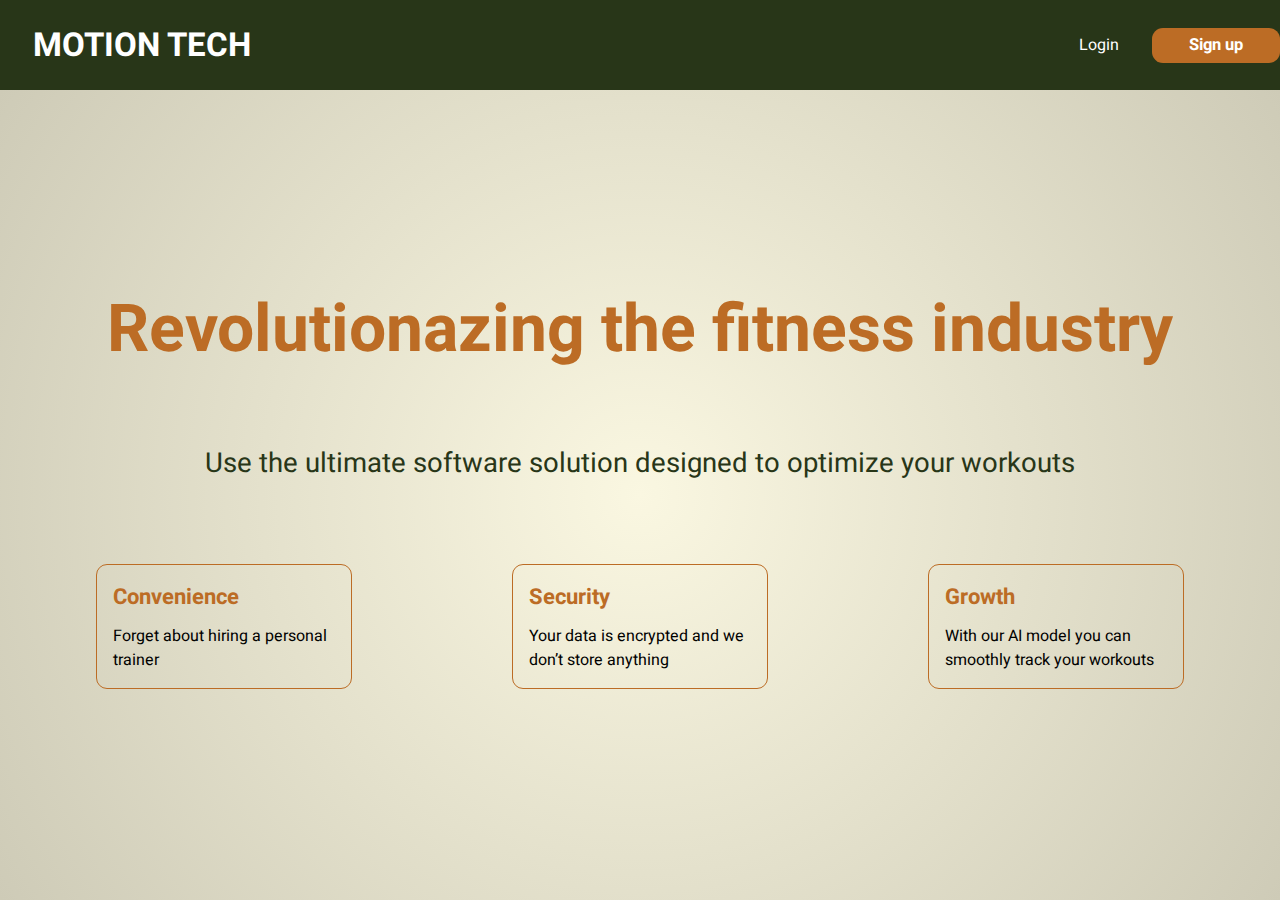
<file: index.html>
<!DOCTYPE html>
<html lang="en">

<head>
    <meta charset="UTF-8">
    <meta http-equiv="X-UA-Compatible" content="IE=edge">
    <meta name="viewport" content="width=device-width, initial-scale=1.0">
    <link rel="stylesheet" href="./styles/app_styles.css">
    <script src="https://code.jquery.com/jquery-3.7.1.min.js" integrity="sha256-/JqT3SQfawRcv/BIHPThkBvs0OEvtFFmqPF/lYI/Cxo=" crossorigin="anonymous"></script>
    <title>Motion Tech</title>
</head>

<body>
    <div class="navbar">
        <div class="logo">
            MOTION TECH
        </div>
        <div id="login" class="nav_action_description">
            Login
        </div>
        <div id="signup" href="./pages/singup.html" class="nav_button">
            Sign up
        </div>
    </div>
    <div class="main_container">
        <div class="title">
            Revolutionazing the fitness industry
        </div>
        <div class="description">
            Use the ultimate software solution designed to optimize your workouts
        </div>
        <div class="cards_container">
            <div class="card">
                <div class="card_title">
                    Convenience
                </div>
                <div class="card_description">
                    Forget about hiring a personal trainer
                </div>
            </div>
            <div class="card">
                <div class="card_title">
                    Security
                </div>
                <div class="card_description">
                    Your data is encrypted and we don’t store anything
                </div>
            </div>
            <div class="card">
                <div class="card_title">
                    Growth
                </div>
                <div class="card_description">
                    With our AI model you can smoothly track your workouts
                </div>
            </div>
        </div>
    </div>
</body>
<script>
    $("#login").on('click',(e)=>{
        window.location.href = "./pages/signin.html"
    });
    $("#signup").on('click',(e)=>{
        window.location.href = "./pages/signup.html"
    });

</script>

</html>
</file>
<file: styles/app_styles.css>
@import url('https://fonts.googleapis.com/css2?family=Heebo:wght@400;700&display=swap');

:root
{
    --dynamic-size: 11px;
    --light-green: #90c354;
    --dark-green: #283618;
    --dark-orange: #BC6C25;
    --dark-orange-hover: #804a1c;
    --surface-color: #faf7e1;
    --surface-color-variant: #cecbb7;
}

*
{
    font-family: 'Heebo', sans-serif;
}

div
{
    box-sizing: border-box;
}

body
{
    margin: 0;
    padding: 0;
    height: 100vh;
    width: 100vw;
    overflow: hidden
}

.navbar
{
    display: flex;
    flex-direction: row;
    height: 10%;
    background-color: var(--dark-green);
    align-items: center;
    column-gap: calc(var(--dynamic-size)*3);
}

.navbar > .logo
{
    display: flex;
    flex-direction: column;
    width: 25%;
    padding: calc(var(--dynamic-size)*3);
    justify-content: flex-start;
    color: white;
    font-weight: bold;
    font-size: calc(var(--dynamic-size)*3);
}

.nav_button
{
    display: flex;
    flex-direction: column;
    width: 10%;
    padding: calc(var(--dynamic-size)*0.5);
    justify-content: flex-start;
    color: white;
    font-weight: bold;
    font-size: calc(var(--dynamic-size)*1.5);
    align-items: center;
    background-color: var(--dark-orange);
    border-radius: var(--dynamic-size);
    transition: 0.3s ease-in-out;
}

.nav_button:hover
{
    cursor: pointer;
    background-color: var(--dark-orange-hover);
    transition: 0.3s ease-in-out;
}

.main_container
{
    height: 90%;
    /*background-color: var(--surface-color);*/
    background-image: radial-gradient(
        circle at center,
        var(--surface-color) 0%,
        var(--surface-color-variant) 100%
    );
    overflow-y: auto;
    scrollbar-color: var(--dark-green);
    scrollbar-width: thin;
}

.main_container::-webkit-scrollbar {
	width: 6px;
	background-color: var(--dark-green);
}

#auth_container.main_container
{
    display: flex;
    flex-direction: column;
    justify-content: center;
    align-items: center;
}

.title
{
    display: flex;
    flex-direction: row;
    padding-top: 12rem;
    font-size: calc(var(--dynamic-size)*6);
    align-items: center;
    justify-content: center;
    color: var(--dark-orange);
    font-weight: bold;
}

.description
{
    display: flex;
    flex-direction: row;
    justify-content: center;
    font-size: calc(var(--dynamic-size)*2.5);
    align-items: center;
    padding: 4rem;
    color: var(--dark-green);
}

.cards_container
{
    display: flex;
    flex-direction: row;
    padding: 1rem;
    justify-content: space-around;
}

.card
{
    display: flex;
    flex-direction: column;
    padding: 1rem;
    border: 1px solid var(--dark-orange);
    border-radius: var(--dynamic-size);
    row-gap: var(--dynamic-size);
    width: 16em;
}

.card > .card_title
{
    font-size: calc(var(--dynamic-size)*2);
    font-weight: bold;
    color: var(--dark-orange);
}

.nav_action_description
{
    display: flex;
    flex-direction: column;
    color: white;
    width: 60%;
    align-items: flex-end;
}

.form_container
{
    display: flex;
    flex-direction: row;
    width: 100%;
    height: 100%;
    align-items: center;
    justify-content: center;
    row-gap: 2rem;
}

.form_card
{
    display: flex;
    flex-direction: column;
    width: 50%;
    row-gap: var(--dynamic-size);
    padding: 4rem;
    border: 1px solid var(--dark-orange);
    border-radius: calc(var(--dynamic-size)*2);
}

.form_card_description
{
    font-size: calc(var(--dynamic-size)*2.5);
    font-weight: bold;
    color: var(--dark-orange);
}

.form_input
{
    border: 1px solid var(--dark-green);
    border-radius: calc(var(--dynamic-size)*2);
    padding: calc(var(--dynamic-size)*0.8);
}

.form_input:has(input:focus)
{
    border: 1px solid var(--light-green);
}

.form_input > input
{
    outline: none;
    border: none;
    background: none;
    width: 100%;
}

.button
{
    display: flex;
    justify-content: center;
    border-radius: calc(var(--dynamic-size)*2);
    padding: var(--dynamic-size);
    
}

.button.primary
{
    background-color: var(--dark-orange);
    color: white;
    transition: 0.3s ease-in-out;
}

.button.primary:hover
{
    background-color: var(--dark-orange-hover);
    cursor: pointer;
    transition: 0.3s ease-in-out;
}

#signup,#signin
{
    margin-top: var(--dynamic-size);
}

.navbar > #signup
{
    margin-top: 0px;
}

#home:hover
{
    cursor: pointer;
}

#login.nav_action_description:hover
{
    cursor: pointer;
}

.app_container
{
    display: flex;
    flex-direction: row;
    height: 90%;
    background-image: radial-gradient(
        circle at center,
        var(--surface-color) 0%,
        var(--surface-color-variant) 100%
    );
}

.app_container > .left_container
{
    display: flex;
    flex-direction: column;
    width: 75%;
    padding: var(--dynamic-size);
    row-gap: var(--dynamic-size);
    padding-top: 8rem;
    overflow-y: auto;
}

.app_container > .left_container > .frame_container
{
    position: relative;
    width: 100%;
    height: auto;
}

.app_container > .right_container > .title
{
    padding: var(--dynamic-size);
    color: var(--dark-green);
    font-size: calc(var(--dynamic-size)*3);
    min-height: 10em;
    height: 10em;
}

.app_container > .right_container
{
    display: flex;
    flex-direction: column;
    width: 25%;
    padding: var(--dynamic-size);
    row-gap: var(--dynamic-size);
    padding-top: 8rem;
}

.exercise_description
{
    display: flex;
    font-size: calc(var(--dynamic-size)*1.8);
    color: var(--dark-green);
    justify-content: center;
    column-gap: var(--dynamic-size);
    font-weight: bold;
    padding: 1rem;
}

.exercise_description > span 
{
    color: var(--light-green);
}

#exerciseChoose
{
    width: 100% !important;
    background: none;
    font-size: calc(var(--dynamic-size)*1.6);
    text-align: center;
    border: 1px solid var(--dark-green) !important;
    border-radius: 24px;
    padding: var(--dynamic-size)
}

#exerciseChoose:hover
{
    cursor: pointer;
}

#exerciseChoose:focus
{
    outline: var(--light-green);
}
</file>
